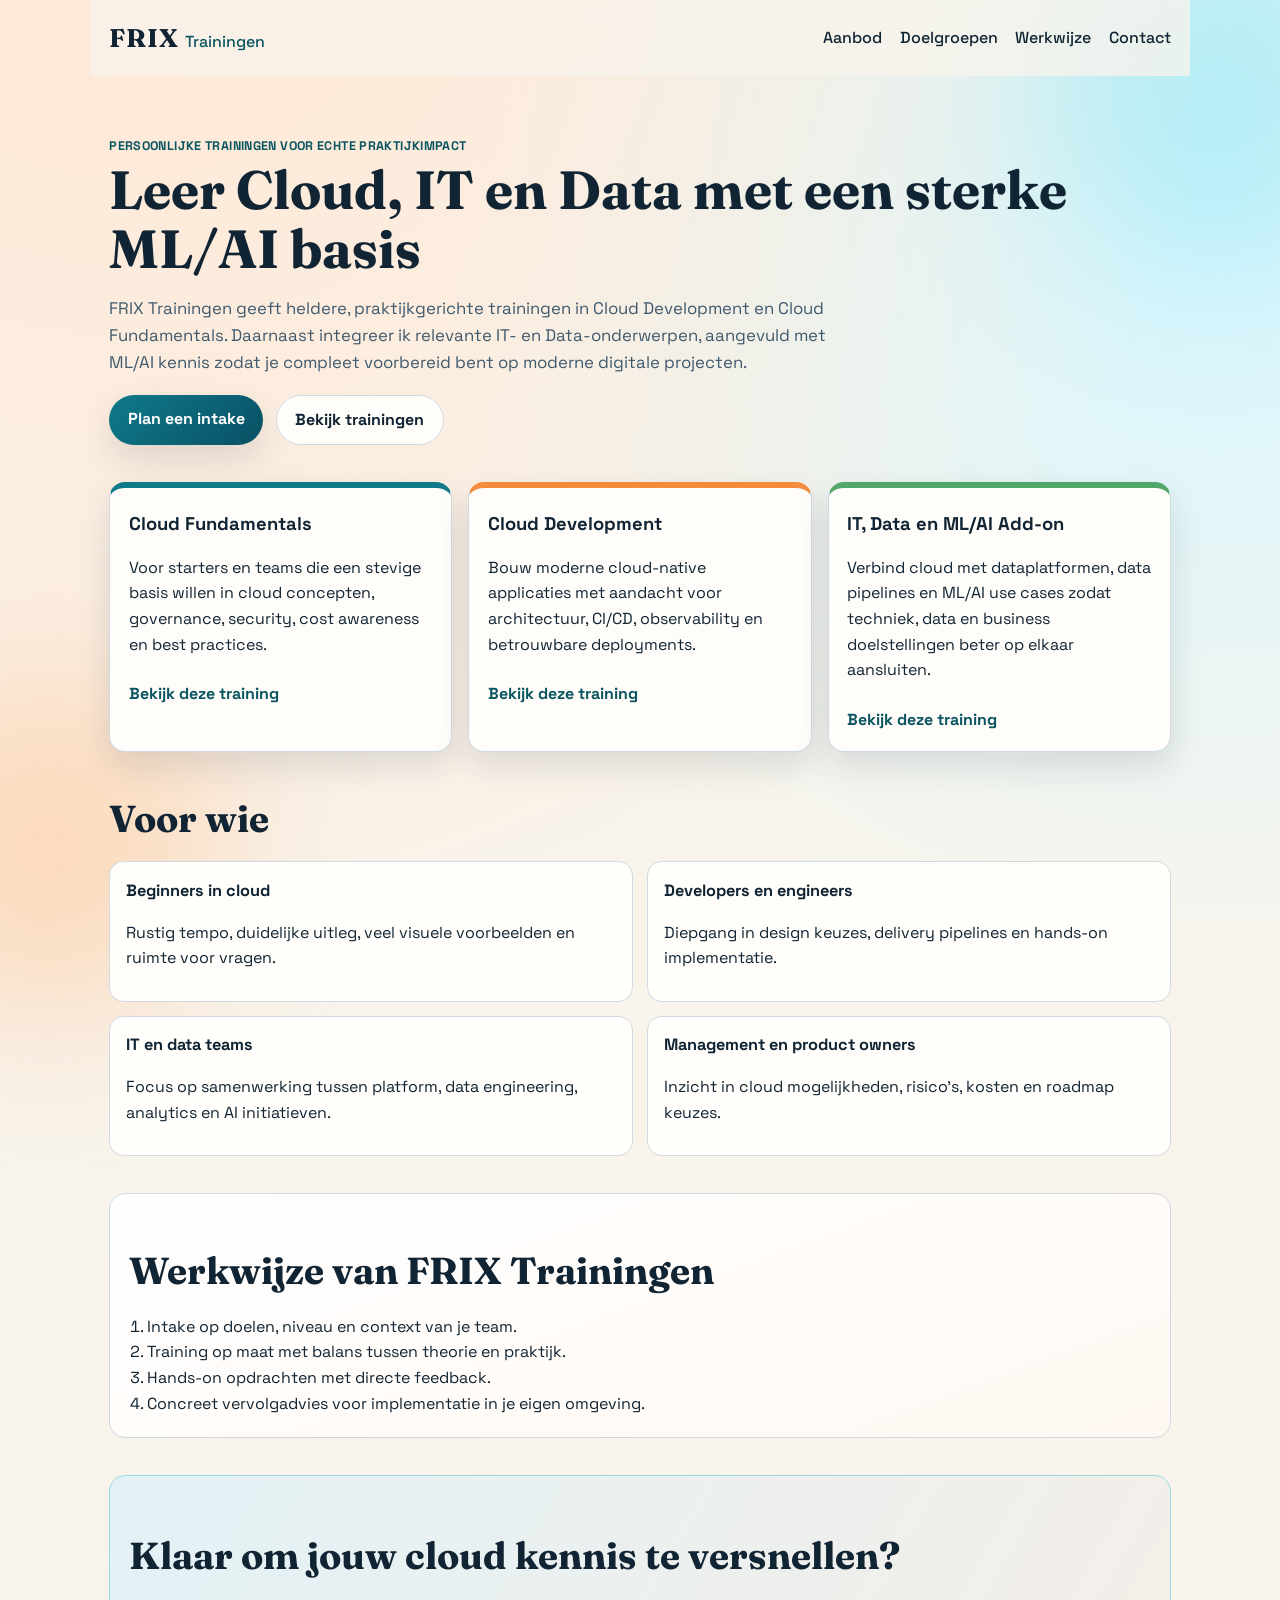
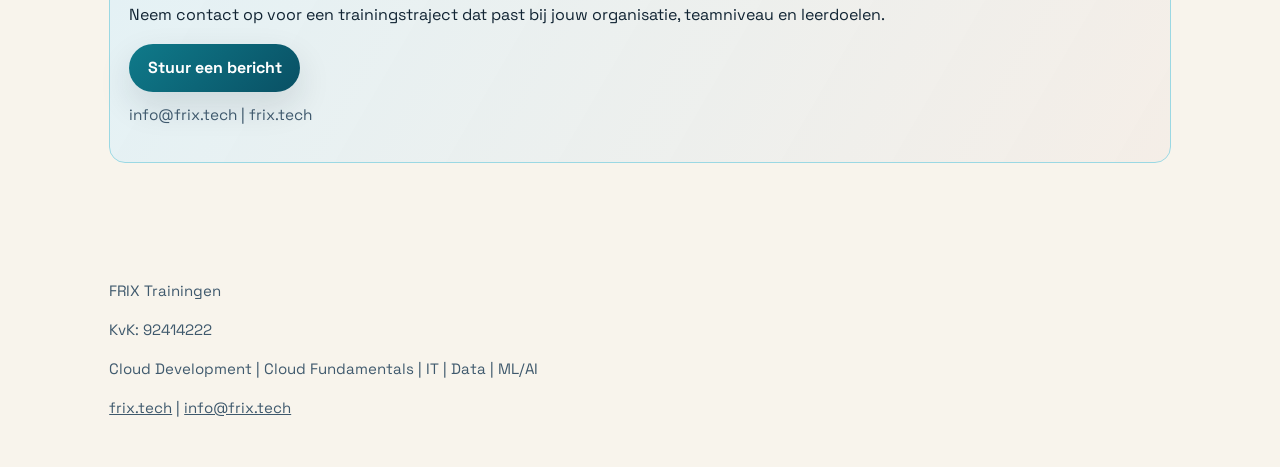
<file: index.html>
<!doctype html>
<html lang="nl">

<head>
    <meta charset="UTF-8" />
    <meta name="viewport" content="width=device-width, initial-scale=1.0" />
    <title>FRIX Trainingen | Cloud Development, IT, Data en AI</title>
    <meta name="description"
        content="FRIX Trainingen helpt professionals groeien in Cloud Development, Cloud Fundamentals, IT, Data en ML/AI kennis." />
    <link rel="preconnect" href="https://fonts.googleapis.com" />
    <link rel="preconnect" href="https://fonts.gstatic.com" crossorigin />
    <link
        href="https://fonts.googleapis.com/css2?family=Fraunces:opsz,wght@9..144,600;9..144,700&family=Space+Grotesk:wght@400;500;700&display=swap"
        rel="stylesheet" />
    <link rel="stylesheet" href="styles.css" />
</head>

<body>
    <div class="bg-orb orb-one" aria-hidden="true"></div>
    <div class="bg-orb orb-two" aria-hidden="true"></div>

    <header class="site-header" data-shared-header></header>

    <main id="home">
        <section class="hero reveal">
            <p class="kicker">Persoonlijke trainingen voor echte praktijkimpact</p>
            <h1>Leer Cloud, IT en Data met een sterke ML/AI basis</h1>
            <p class="hero-copy">
                FRIX Trainingen geeft heldere, praktijkgerichte trainingen in Cloud Development en Cloud Fundamentals.
                Daarnaast integreer ik relevante IT- en Data-onderwerpen, aangevuld met ML/AI kennis zodat je
                compleet voorbereid bent op moderne digitale projecten.
            </p>
            <div class="hero-actions">
                <a class="btn btn-primary" href="#contact">Plan een intake</a>
                <a class="btn btn-secondary" href="#aanbod">Bekijk trainingen</a>
            </div>
        </section>

        <section class="cards reveal" id="aanbod">
            <article class="card accent-cloud">
                <h2>Cloud Fundamentals</h2>
                <p>
                    Voor starters en teams die een stevige basis willen in cloud concepten, governance,
                    security, cost awareness en best practices.
                </p>
                <a class="card-link" href="cloud-fundamentals.html">Bekijk deze training</a>
            </article>
            <article class="card accent-dev">
                <h2>Cloud Development</h2>
                <p>
                    Bouw moderne cloud-native applicaties met aandacht voor architectuur, CI/CD,
                    observability en betrouwbare deployments.
                </p>
                <a class="card-link" href="cloud-development.html">Bekijk deze training</a>
            </article>
            <article class="card accent-ai">
                <h2>IT, Data en ML/AI Add-on</h2>
                <p>
                    Verbind cloud met dataplatformen, data pipelines en ML/AI use cases zodat techniek,
                    data en business doelstellingen beter op elkaar aansluiten.
                </p>
                <a class="card-link" href="it-data-ai.html">Bekijk deze training</a>
            </article>
        </section>

        <section class="tracks reveal" id="doelgroepen">
            <h2>Voor wie</h2>
            <div class="track-grid">
                <div class="track-item">
                    <h3>Beginners in cloud</h3>
                    <p>Rustig tempo, duidelijke uitleg, veel visuele voorbeelden en ruimte voor vragen.</p>
                </div>
                <div class="track-item">
                    <h3>Developers en engineers</h3>
                    <p>Diepgang in design keuzes, delivery pipelines en hands-on implementatie.</p>
                </div>
                <div class="track-item">
                    <h3>IT en data teams</h3>
                    <p>Focus op samenwerking tussen platform, data engineering, analytics en AI initiatieven.</p>
                </div>
                <div class="track-item">
                    <h3>Management en product owners</h3>
                    <p>Inzicht in cloud mogelijkheden, risico's, kosten en roadmap keuzes.</p>
                </div>
            </div>
        </section>

        <section class="approach reveal" id="werkwijze">
            <h2>Werkwijze van FRIX Trainingen</h2>
            <ol>
                <li>Intake op doelen, niveau en context van je team.</li>
                <li>Training op maat met balans tussen theorie en praktijk.</li>
                <li>Hands-on opdrachten met directe feedback.</li>
                <li>Concreet vervolgadvies voor implementatie in je eigen omgeving.</li>
            </ol>
        </section>

        <section class="cta reveal" id="contact">
            <h2>Klaar om jouw cloud kennis te versnellen?</h2>
            <p>
                Neem contact op voor een trainingstraject dat past bij jouw organisatie,
                teamniveau en leerdoelen.
            </p>
            <a class="btn btn-primary" href="mailto:info@frix.tech">Stuur een bericht</a>
            <p class="contact-inline">info@frix.tech | frix.tech</p>
        </section>
    </main>

    <footer class="site-footer" data-shared-footer></footer>

    <script src="script.js"></script>
</body>

</html>
</file>
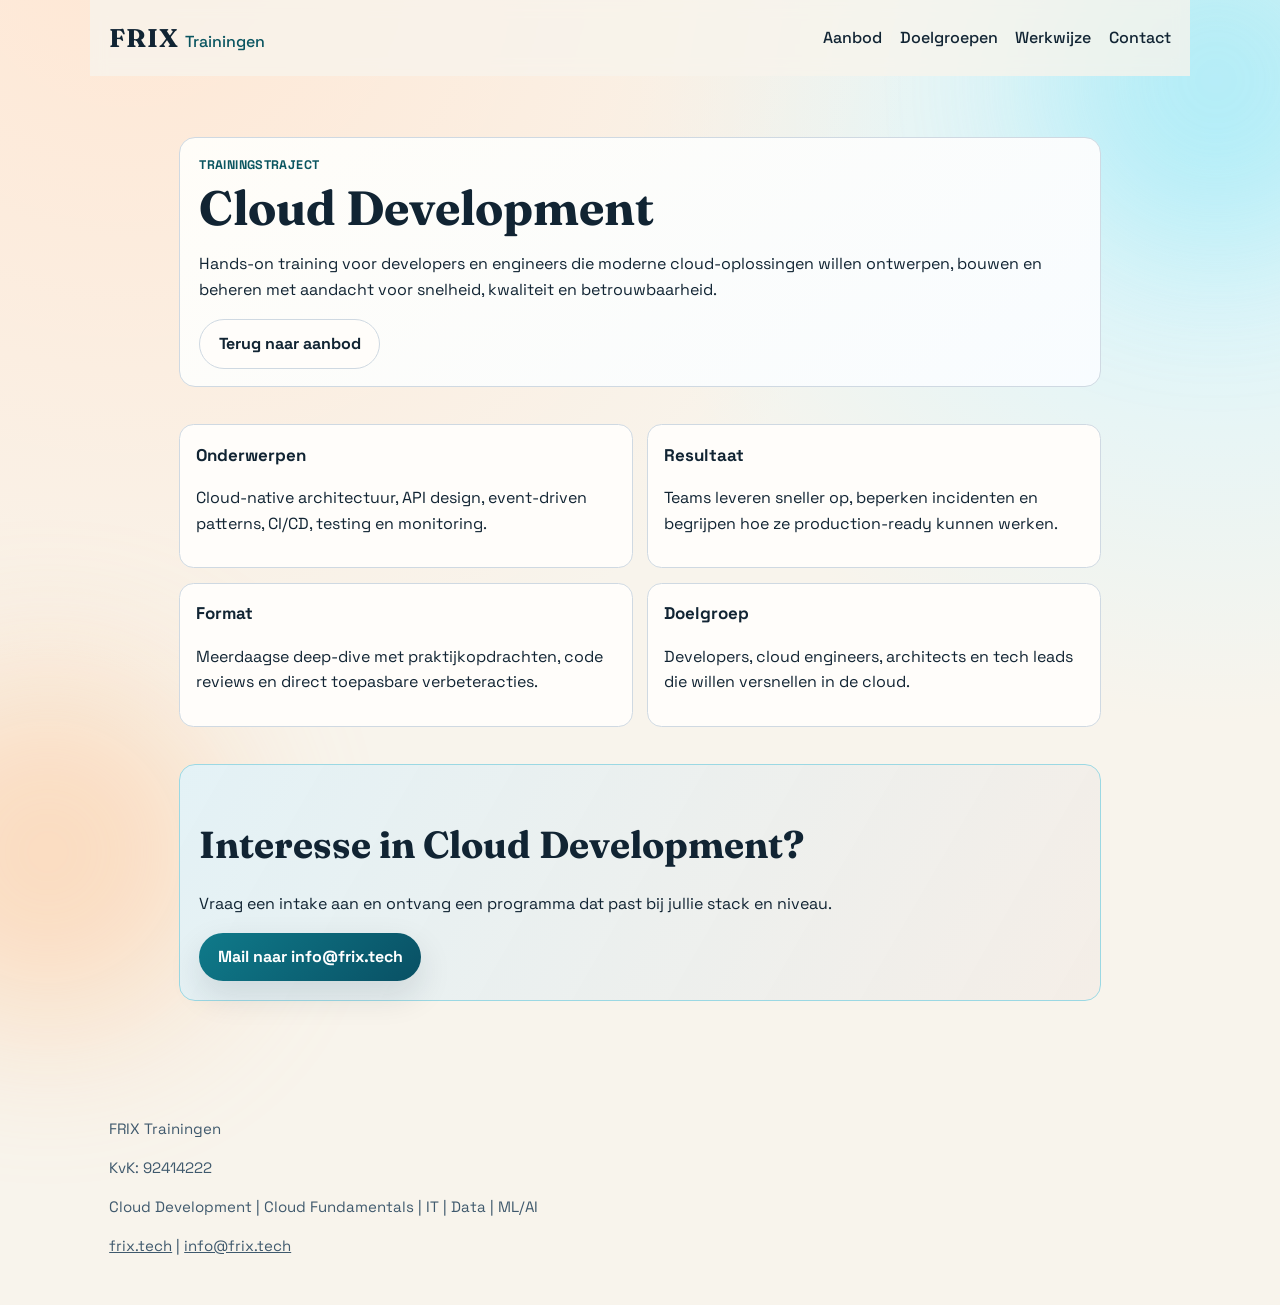
<file: cloud-development.html>
<!doctype html>
<html lang="nl">

<head>
    <meta charset="UTF-8" />
    <meta name="viewport" content="width=device-width, initial-scale=1.0" />
    <title>Cloud Development | FRIX Trainingen</title>
    <meta name="description"
        content="Cloud Development training van FRIX Trainingen: cloud-native bouwen met CI/CD, observability en schaalbare architectuur." />
    <link rel="preconnect" href="https://fonts.googleapis.com" />
    <link rel="preconnect" href="https://fonts.gstatic.com" crossorigin />
    <link
        href="https://fonts.googleapis.com/css2?family=Fraunces:opsz,wght@9..144,600;9..144,700&family=Space+Grotesk:wght@400;500;700&display=swap"
        rel="stylesheet" />
    <link rel="stylesheet" href="styles.css" />
</head>

<body>
    <div class="bg-orb orb-one" aria-hidden="true"></div>
    <div class="bg-orb orb-two" aria-hidden="true"></div>

    <header class="site-header" data-shared-header></header>

    <main class="subpage-main">
        <section class="subpage-hero reveal">
            <p class="kicker">Trainingstraject</p>
            <h1>Cloud Development</h1>
            <p>
                Hands-on training voor developers en engineers die moderne cloud-oplossingen willen ontwerpen,
                bouwen en beheren met aandacht voor snelheid, kwaliteit en betrouwbaarheid.
            </p>
            <a class="btn btn-secondary" href="index.html#aanbod">Terug naar aanbod</a>
        </section>

        <section class="subpage-grid reveal">
            <article class="detail-card">
                <h2>Onderwerpen</h2>
                <p>Cloud-native architectuur, API design, event-driven patterns, CI/CD, testing en monitoring.</p>
            </article>
            <article class="detail-card">
                <h2>Resultaat</h2>
                <p>Teams leveren sneller op, beperken incidenten en begrijpen hoe ze production-ready kunnen werken.</p>
            </article>
            <article class="detail-card">
                <h2>Format</h2>
                <p>Meerdaagse deep-dive met praktijkopdrachten, code reviews en direct toepasbare verbeteracties.</p>
            </article>
            <article class="detail-card">
                <h2>Doelgroep</h2>
                <p>Developers, cloud engineers, architects en tech leads die willen versnellen in de cloud.</p>
            </article>
        </section>

        <section class="cta reveal">
            <h2>Interesse in Cloud Development?</h2>
            <p>Vraag een intake aan en ontvang een programma dat past bij jullie stack en niveau.</p>
            <a class="btn btn-primary" href="mailto:info@frix.tech">Mail naar info@frix.tech</a>
        </section>
    </main>

    <footer class="site-footer" data-shared-footer></footer>

    <script src="script.js"></script>
</body>

</html>
</file>
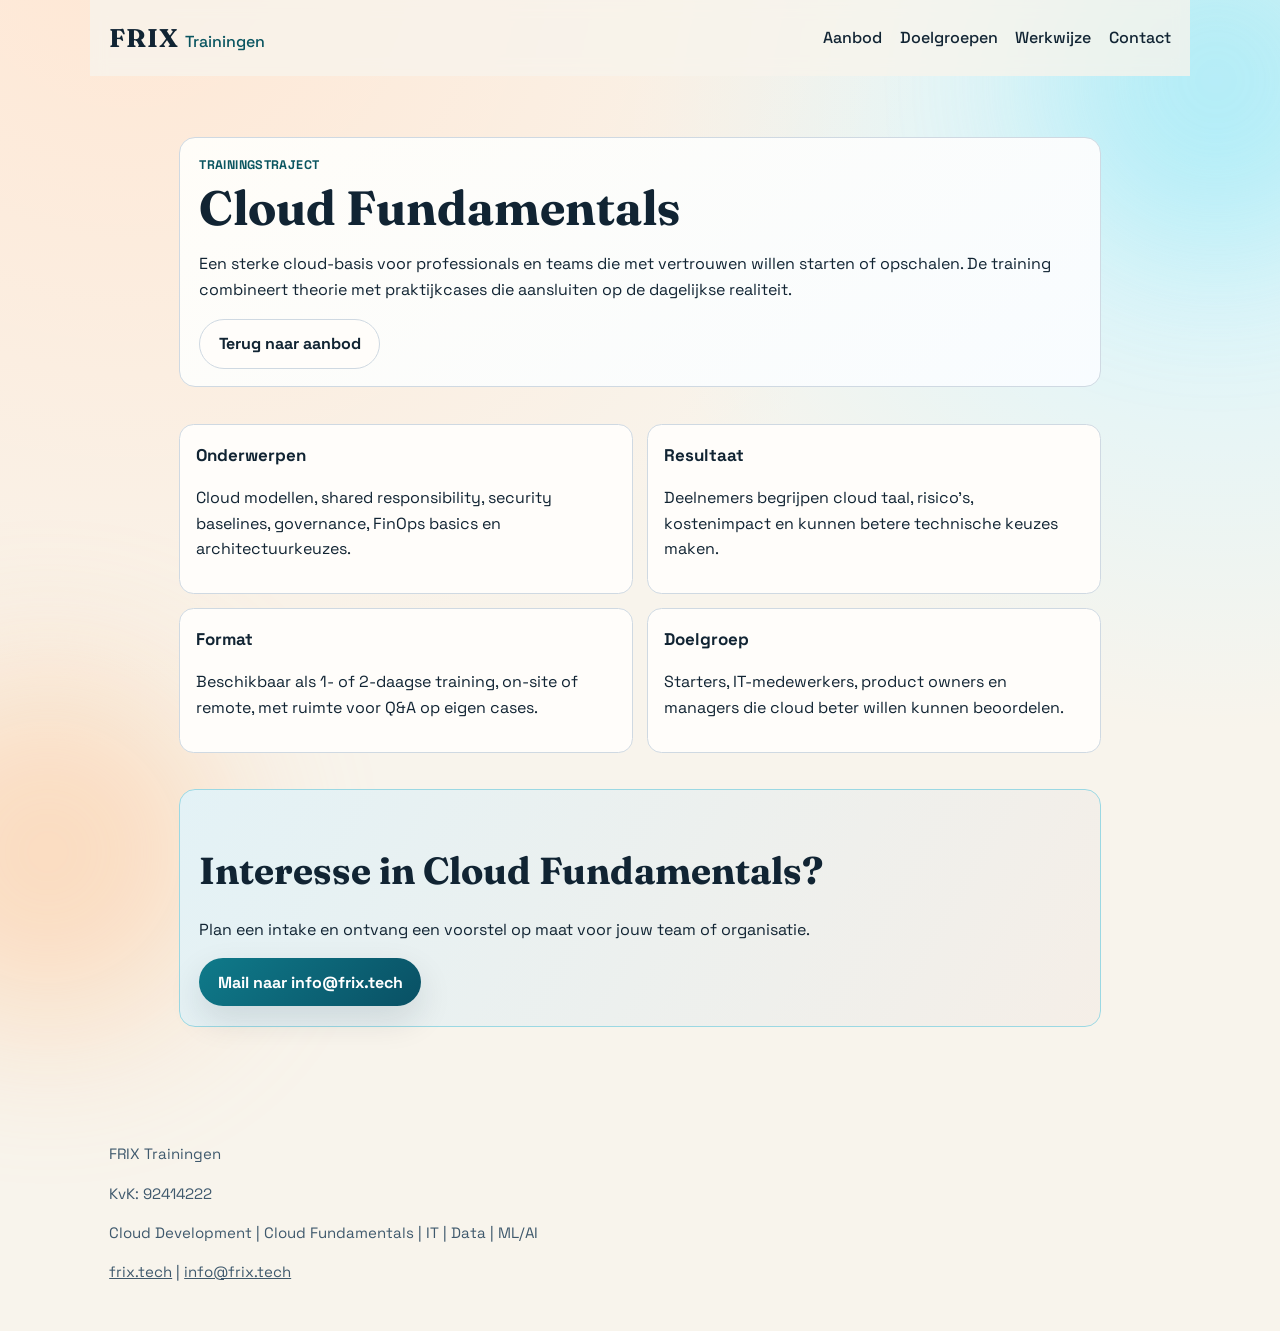
<file: cloud-fundamentals.html>
<!doctype html>
<html lang="nl">

<head>
    <meta charset="UTF-8" />
    <meta name="viewport" content="width=device-width, initial-scale=1.0" />
    <title>Cloud Fundamentals | FRIX Trainingen</title>
    <meta name="description"
        content="Cloud Fundamentals training van FRIX Trainingen: concepten, security, governance en kosteninzicht voor teams en professionals." />
    <link rel="preconnect" href="https://fonts.googleapis.com" />
    <link rel="preconnect" href="https://fonts.gstatic.com" crossorigin />
    <link
        href="https://fonts.googleapis.com/css2?family=Fraunces:opsz,wght@9..144,600;9..144,700&family=Space+Grotesk:wght@400;500;700&display=swap"
        rel="stylesheet" />
    <link rel="stylesheet" href="styles.css" />
</head>

<body>
    <div class="bg-orb orb-one" aria-hidden="true"></div>
    <div class="bg-orb orb-two" aria-hidden="true"></div>

    <header class="site-header" data-shared-header></header>

    <main class="subpage-main">
        <section class="subpage-hero reveal">
            <p class="kicker">Trainingstraject</p>
            <h1>Cloud Fundamentals</h1>
            <p>
                Een sterke cloud-basis voor professionals en teams die met vertrouwen willen starten of opschalen.
                De training combineert theorie met praktijkcases die aansluiten op de dagelijkse realiteit.
            </p>
            <a class="btn btn-secondary" href="index.html#aanbod">Terug naar aanbod</a>
        </section>

        <section class="subpage-grid reveal">
            <article class="detail-card">
                <h2>Onderwerpen</h2>
                <p>Cloud modellen, shared responsibility, security baselines, governance, FinOps basics en
                    architectuurkeuzes.</p>
            </article>
            <article class="detail-card">
                <h2>Resultaat</h2>
                <p>Deelnemers begrijpen cloud taal, risico's, kostenimpact en kunnen betere technische keuzes maken.</p>
            </article>
            <article class="detail-card">
                <h2>Format</h2>
                <p>Beschikbaar als 1- of 2-daagse training, on-site of remote, met ruimte voor Q&A op eigen cases.</p>
            </article>
            <article class="detail-card">
                <h2>Doelgroep</h2>
                <p>Starters, IT-medewerkers, product owners en managers die cloud beter willen kunnen beoordelen.</p>
            </article>
        </section>

        <section class="cta reveal">
            <h2>Interesse in Cloud Fundamentals?</h2>
            <p>Plan een intake en ontvang een voorstel op maat voor jouw team of organisatie.</p>
            <a class="btn btn-primary" href="mailto:info@frix.tech">Mail naar info@frix.tech</a>
        </section>
    </main>

    <footer class="site-footer" data-shared-footer></footer>

    <script src="script.js"></script>
</body>

</html>
</file>
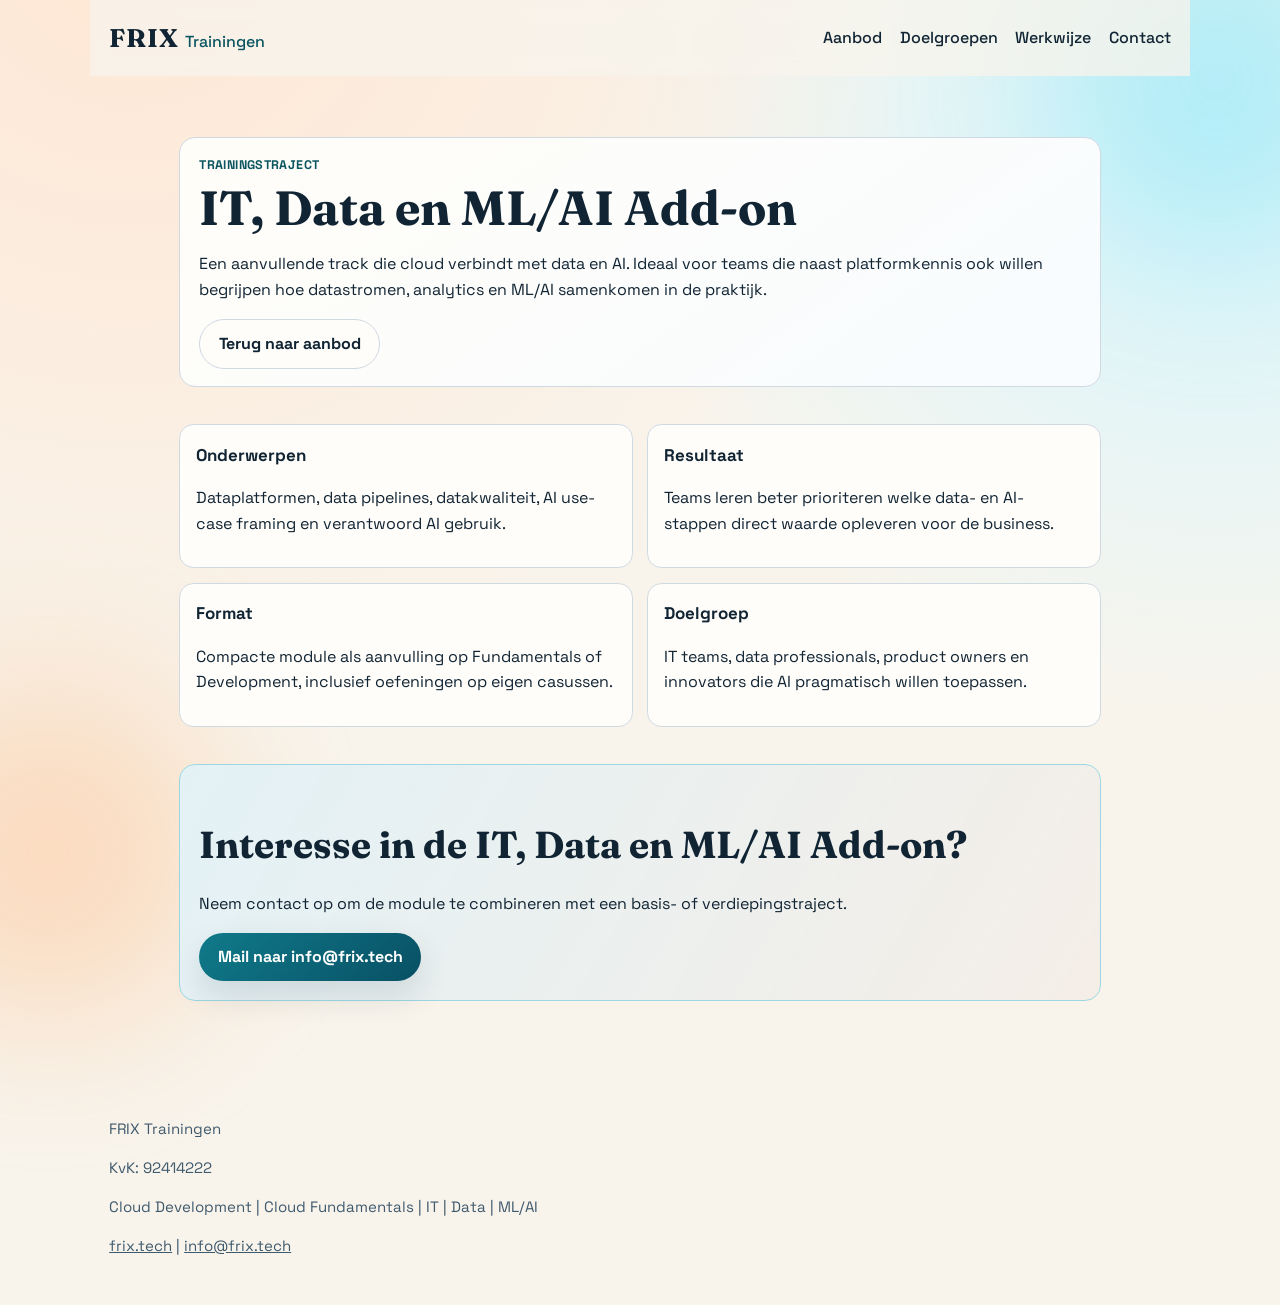
<file: it-data-ai.html>
<!doctype html>
<html lang="nl">

<head>
    <meta charset="UTF-8" />
    <meta name="viewport" content="width=device-width, initial-scale=1.0" />
    <title>IT, Data en ML/AI Add-on | FRIX Trainingen</title>
    <meta name="description"
        content="IT, Data en ML/AI add-on van FRIX Trainingen: verbind cloud met data en AI om meer waarde uit technologie te halen." />
    <link rel="preconnect" href="https://fonts.googleapis.com" />
    <link rel="preconnect" href="https://fonts.gstatic.com" crossorigin />
    <link
        href="https://fonts.googleapis.com/css2?family=Fraunces:opsz,wght@9..144,600;9..144,700&family=Space+Grotesk:wght@400;500;700&display=swap"
        rel="stylesheet" />
    <link rel="stylesheet" href="styles.css" />
</head>

<body>
    <div class="bg-orb orb-one" aria-hidden="true"></div>
    <div class="bg-orb orb-two" aria-hidden="true"></div>

    <header class="site-header" data-shared-header></header>

    <main class="subpage-main">
        <section class="subpage-hero reveal">
            <p class="kicker">Trainingstraject</p>
            <h1>IT, Data en ML/AI Add-on</h1>
            <p>
                Een aanvullende track die cloud verbindt met data en AI. Ideaal voor teams die naast platformkennis
                ook willen begrijpen hoe datastromen, analytics en ML/AI samenkomen in de praktijk.
            </p>
            <a class="btn btn-secondary" href="index.html#aanbod">Terug naar aanbod</a>
        </section>

        <section class="subpage-grid reveal">
            <article class="detail-card">
                <h2>Onderwerpen</h2>
                <p>Dataplatformen, data pipelines, datakwaliteit, AI use-case framing en verantwoord AI gebruik.</p>
            </article>
            <article class="detail-card">
                <h2>Resultaat</h2>
                <p>Teams leren beter prioriteren welke data- en AI-stappen direct waarde opleveren voor de business.</p>
            </article>
            <article class="detail-card">
                <h2>Format</h2>
                <p>Compacte module als aanvulling op Fundamentals of Development, inclusief oefeningen op eigen
                    casussen.</p>
            </article>
            <article class="detail-card">
                <h2>Doelgroep</h2>
                <p>IT teams, data professionals, product owners en innovators die AI pragmatisch willen toepassen.</p>
            </article>
        </section>

        <section class="cta reveal">
            <h2>Interesse in de IT, Data en ML/AI Add-on?</h2>
            <p>Neem contact op om de module te combineren met een basis- of verdiepingstraject.</p>
            <a class="btn btn-primary" href="mailto:info@frix.tech">Mail naar info@frix.tech</a>
        </section>
    </main>

    <footer class="site-footer" data-shared-footer></footer>

    <script src="script.js"></script>
</body>

</html>
</file>
<file: styles.css>
:root {
  --bg: #f8f4ec;
  --ink: #112433;
  --muted: #3f596d;
  --surface: #fffdfa;
  --line: #cfd9e2;
  --primary: #0f7a8a;
  --primary-strong: #0a5560;
  --secondary: #f48c3b;
  --secondary-soft: #ffd9bf;
  --shadow: 0 14px 34px rgba(17, 36, 51, 0.12);
}

* {
  box-sizing: border-box;
}

html,
body {
  margin: 0;
  padding: 0;
}

body {
  font-family: "Space Grotesk", "Segoe UI", sans-serif;
  color: var(--ink);
  background:
    radial-gradient(circle at 10% -5%, #ffe7d4 0, transparent 45%),
    radial-gradient(circle at 95% 10%, #d6f6ff 0, transparent 35%),
    var(--bg);
  line-height: 1.6;
  overflow-x: hidden;
}

.bg-orb {
  position: fixed;
  width: 22rem;
  height: 22rem;
  border-radius: 999px;
  filter: blur(80px);
  opacity: 0.4;
  z-index: -1;
}

.orb-one {
  background: #7ce0ed;
  top: -6rem;
  right: -7rem;
}

.orb-two {
  background: #ffb77d;
  bottom: -8rem;
  left: -8rem;
}

.site-header {
  max-width: 1100px;
  margin: 0 auto;
  padding: 1.1rem 1.2rem;
  display: flex;
  align-items: center;
  justify-content: space-between;
  position: sticky;
  top: 0;
  backdrop-filter: blur(8px);
  background: rgba(248, 244, 236, 0.78);
  z-index: 10;
}

.brand {
  text-decoration: none;
  color: inherit;
  display: flex;
  align-items: baseline;
  gap: 0.35rem;
}

.brand-mark {
  font-family: "Fraunces", Georgia, serif;
  font-size: 1.6rem;
  font-weight: 700;
  letter-spacing: 0.04em;
}

.brand-name {
  color: var(--primary-strong);
  font-weight: 500;
}

.site-nav {
  display: flex;
  gap: 1.1rem;
}

.site-nav a {
  color: var(--ink);
  text-decoration: none;
  font-weight: 500;
}

.site-nav a:hover {
  color: var(--primary-strong);
}

.menu-toggle {
  display: none;
  border: 1px solid var(--line);
  border-radius: 0.6rem;
  padding: 0.45rem 0.7rem;
  font-family: inherit;
  background: var(--surface);
}

main {
  max-width: 1100px;
  margin: 0 auto;
  padding: 1.5rem 1.2rem 4rem;
}

section {
  margin: 2.3rem 0;
}

.hero h1 {
  font-family: "Fraunces", Georgia, serif;
  font-size: clamp(2rem, 4.2vw, 3.8rem);
  line-height: 1.1;
  margin: 0.2rem 0 0.9rem;
}

.kicker {
  margin: 0;
  font-weight: 700;
  color: var(--primary-strong);
  letter-spacing: 0.03em;
  text-transform: uppercase;
  font-size: 0.78rem;
}

.hero-copy {
  max-width: 68ch;
  font-size: 1.05rem;
  color: var(--muted);
}

.hero-actions {
  display: flex;
  gap: 0.8rem;
  margin-top: 1.2rem;
  flex-wrap: wrap;
}

.btn {
  display: inline-block;
  text-decoration: none;
  border-radius: 999px;
  padding: 0.7rem 1.15rem;
  font-weight: 700;
  transition: transform 180ms ease, box-shadow 180ms ease;
}

.btn:hover {
  transform: translateY(-2px);
}

.btn-primary {
  color: #ffffff;
  background: linear-gradient(135deg, var(--primary) 0%, #095064 100%);
  box-shadow: var(--shadow);
}

.btn-secondary {
  border: 1px solid var(--line);
  color: var(--ink);
  background: var(--surface);
}

.cards {
  display: grid;
  gap: 1rem;
  grid-template-columns: repeat(3, minmax(0, 1fr));
}

.card {
  padding: 1.15rem;
  border-radius: 1rem;
  background: var(--surface);
  border: 1px solid var(--line);
  box-shadow: var(--shadow);
}

.card h2 {
  margin-top: 0.2rem;
  font-size: 1.15rem;
}

.card-link {
  display: inline-block;
  margin-top: 0.5rem;
  color: var(--primary-strong);
  font-weight: 700;
  text-decoration: none;
}

.card-link:hover {
  text-decoration: underline;
}

.accent-cloud {
  border-top: 6px solid #0f7a8a;
}

.accent-dev {
  border-top: 6px solid #f48c3b;
}

.accent-ai {
  border-top: 6px solid #52a76a;
}

.tracks h2,
.approach h2,
.cta h2 {
  font-family: "Fraunces", Georgia, serif;
  font-size: clamp(1.6rem, 3vw, 2.35rem);
  margin-bottom: 0.8rem;
}

.track-grid {
  display: grid;
  gap: 0.9rem;
  grid-template-columns: repeat(2, minmax(0, 1fr));
}

.track-item {
  background: #fffefb;
  border: 1px solid var(--line);
  border-radius: 0.9rem;
  padding: 0.85rem 1rem;
}

.track-item h3 {
  margin: 0.1rem 0 0.4rem;
  font-size: 1.02rem;
}

.approach {
  background: linear-gradient(160deg, #ffffff 0, #fff8f2 100%);
  border: 1px solid var(--line);
  border-radius: 1rem;
  padding: 1rem 1.2rem;
}

.approach ol {
  margin: 0.4rem 0 0.3rem;
  padding-left: 1.1rem;
}

.cta {
  border-radius: 1rem;
  padding: 1.2rem;
  border: 1px solid #9bd8e3;
  background:
    linear-gradient(120deg, rgba(15, 122, 138, 0.08), rgba(244, 140, 59, 0.12)),
    #f5fcff;
}

.contact-inline {
  margin-top: 0.7rem;
  color: var(--muted);
  font-size: 0.96rem;
}

.site-footer {
  max-width: 1100px;
  margin: 0 auto;
  padding: 0 1.2rem 2rem;
  color: var(--muted);
  font-size: 0.94rem;
}

.site-footer a {
  color: inherit;
}

.subpage-main {
  max-width: 960px;
}

.subpage-hero {
  background: linear-gradient(145deg, #fffdf8 0, #f8fcff 100%);
  border: 1px solid var(--line);
  border-radius: 1rem;
  padding: 1.1rem 1.2rem;
}

.subpage-hero h1 {
  margin: 0.3rem 0 0.4rem;
  font-family: "Fraunces", Georgia, serif;
  font-size: clamp(1.8rem, 4.4vw, 3rem);
  line-height: 1.15;
}

.subpage-grid {
  display: grid;
  grid-template-columns: repeat(2, minmax(0, 1fr));
  gap: 0.9rem;
}

.detail-card {
  background: var(--surface);
  border: 1px solid var(--line);
  border-radius: 0.9rem;
  padding: 0.95rem 1rem;
}

.detail-card h2 {
  margin-top: 0.1rem;
  margin-bottom: 0.35rem;
  font-size: 1.06rem;
}

.reveal {
  opacity: 0;
  transform: translateY(20px);
  transition: opacity 500ms ease, transform 500ms ease;
}

.reveal.is-visible {
  opacity: 1;
  transform: translateY(0);
}

@media (max-width: 900px) {
  .cards {
    grid-template-columns: 1fr;
  }

  .track-grid {
    grid-template-columns: 1fr;
  }

  .subpage-grid {
    grid-template-columns: 1fr;
  }
}

@media (max-width: 760px) {
  .menu-toggle {
    display: inline-block;
  }

  .site-nav {
    position: absolute;
    top: 68px;
    right: 1.2rem;
    background: #fffefb;
    border: 1px solid var(--line);
    border-radius: 0.8rem;
    padding: 0.7rem;
    box-shadow: var(--shadow);
    flex-direction: column;
    min-width: 170px;
    transform-origin: top right;
    transform: scale(0.97);
    opacity: 0;
    pointer-events: none;
    transition: opacity 160ms ease, transform 160ms ease;
  }

  .site-nav.open {
    opacity: 1;
    pointer-events: auto;
    transform: scale(1);
  }
}
</file>
